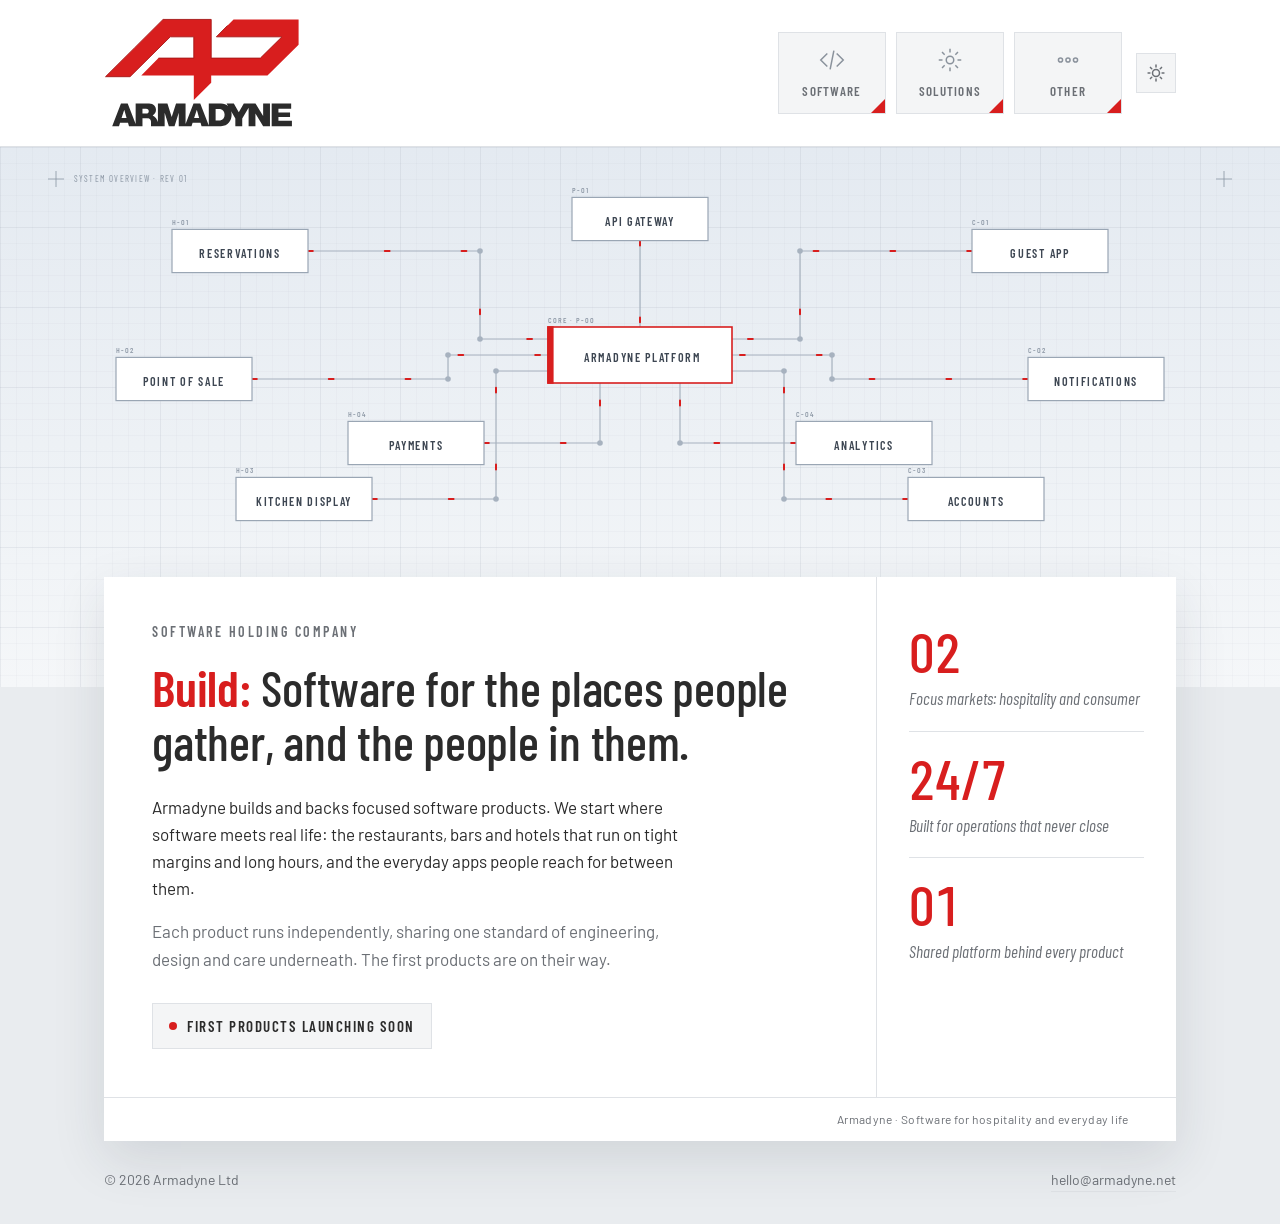
<file: index.html>
<!DOCTYPE html>
<html lang="en">
<head>
  <meta charset="UTF-8">
  <meta name="viewport" content="width=device-width, initial-scale=1">
  <title>ARMADYNE</title>
  <meta name="description" content="Armadyne is a software holding company building products for hospitality and for everyday users.">
  <meta name="theme-color" content="#f4f5f6" media="(prefers-color-scheme: light)">
  <meta name="theme-color" content="#1b1c1f" media="(prefers-color-scheme: dark)">
  <meta property="og:type" content="website">
  <meta property="og:url" content="https://armadyne.net/">
  <meta property="og:title" content="ARMADYNE">
  <meta property="og:description" content="Armadyne is a software holding company building products for hospitality and for everyday users.">
  <link rel="icon" type="image/svg+xml" href="data:image/svg+xml,%3Csvg xmlns='http://www.w3.org/2000/svg' viewBox='80 75 580 275'%3E%3Cpath fill='%23D81E1E' d='M257.85,205.9h115.21v-69.47h-76.8l-131.35,130.13h-79.98c62.37-62.62,125.72-124.25,187.85-186.87h157.03v126.21h160.46l70.44-69.47h-214.02l56.01-56.75h212.31v82.43l-101.51,100.53h-183.69v23.97l-56.75,56.01v-79.98h-171.46l56.26-56.75Z'/%3E%3C/svg%3E">

  <!-- Apply the saved theme before first paint so there is no flash. -->
  <script>
    try {
      var saved = localStorage.getItem('theme');
      if (saved === 'light' || saved === 'dark') document.documentElement.dataset.theme = saved;
    } catch (e) {}
  </script>

  <link rel="preconnect" href="https://fonts.googleapis.com">
  <link rel="preconnect" href="https://fonts.gstatic.com" crossorigin>
  <link href="https://fonts.googleapis.com/css2?family=Barlow+Condensed:ital,wght@0,500;0,600;1,400&family=Barlow:wght@400;500;600&display=swap" rel="stylesheet">
  <link rel="stylesheet" href="/assets/site.css">
</head>
<body>

  <header>
    <div class="wrap header-inner">
      <a class="logo" href="/" aria-label="Armadyne home">
        <svg viewBox="80 75 620 360" role="img" aria-hidden="true">
          <path class="mark" d="M257.85,205.9h115.21v-69.47h-76.8l-131.35,130.13h-79.98c62.37-62.62,125.72-124.25,187.85-186.87h157.03v126.21h160.46l70.44-69.47h-214.02l56.01-56.75h212.31v82.43l-101.51,100.53h-183.69v23.97l-56.75,56.01v-79.98h-171.46l56.26-56.75Z"/>
          <path class="word" d="M599.31,394.73l-24.95-40.85h-38.16l-16.39,28.62-16.14-28.62h-23.73l5.09,8.75c-5.69-5.34-13.49-8.75-23.44-8.75h-39.62v72.21l-27.88-72.21h-22.01l-25.93,67.14v-67.14h-31.06l-14.19,44.52-13.94-44.52h-31.06v60.56c-3.12-8.83-7.35-16.86-17.12-21.42,17.61-9.3,13.94-39.14-11.74-39.14h-43.78v67.14l-25.93-67.14h-22.01l-28.62,74.11h22.26l3.42-11.25h25.93l3.18,11.25h44.03v-26.17h12.72c9.05,0,14.68,1.96,15.16,12.23v13.94h44.52v-43.54l13.7,43.54h18.59l13.7-43.54v43.54h41.58l3.67-11.25h25.93l3.18,11.25h63.35c28.03,0,39.12-26.94,33.35-48.34l13.62,23.39v24.95h22.5v-24.95l20.79-35.42v60.36h22.26v-41.34l25.19,41.34h22.26v-74.11h-22.26v40.85ZM145.58,401.34h-8.32l8.32-25.68.49-1.22,7.58,26.91h-8.07ZM217.24,386.91h-11.74v-15.9h11.74c11.74,0,11.74,15.9,0,15.9ZM382.35,401.34h-8.32l8.32-25.68.49-1.22,7.58,26.91h-8.07ZM458.91,409.66c-.98,0-2.2.24-3.43.24h-11.25v-38.16h11.25c1.22,0,2.45.25,3.43.49,19.57,3.18,19.57,34,0,37.42ZM649.2,410.63v-12.72h37.91v-14.19h-37.91v-12.72h41.58v-17.12h-63.59v74.11h66.04v-17.37h-44.03Z"/>
        </svg>
      </a>

      <div class="header-right">
        <nav aria-label="Main">
          <ul class="tiles">
            <li><a class="tile" href="/software/">
              <svg viewBox="0 0 32 32" aria-hidden="true"><path d="M11 9l-7 7 7 7M21 9l7 7-7 7M18 6l-4 20"/></svg>
              <span>Software</span>
            </a></li>
            <li><a class="tile" href="/solutions/">
              <svg viewBox="0 0 32 32" aria-hidden="true"><circle cx="16" cy="16" r="4"/><path d="M16 4v4M16 24v4M4 16h4M24 16h4M7.5 7.5l2.8 2.8M21.7 21.7l2.8 2.8M24.5 7.5l-2.8 2.8M10.3 21.7l-2.8 2.8"/></svg>
              <span>Solutions</span>
            </a></li>
            <li><a class="tile" href="/other/">
              <svg viewBox="0 0 32 32" aria-hidden="true"><circle cx="8" cy="16" r="2.2"/><circle cx="16" cy="16" r="2.2"/><circle cx="24" cy="16" r="2.2"/></svg>
              <span>Other</span>
            </a></li>
          </ul>
        </nav>

        <button class="theme-toggle" type="button" aria-label="Toggle dark mode">
          <svg class="sun" viewBox="0 0 24 24" aria-hidden="true"><circle cx="12" cy="12" r="4.2"/><path d="M12 2.5v2.2M12 19.3v2.2M2.5 12h2.2M19.3 12h2.2M5.3 5.3l1.6 1.6M17.1 17.1l1.6 1.6M18.7 5.3l-1.6 1.6M6.9 17.1l-1.6 1.6"/></svg>
          <svg class="moon" viewBox="0 0 24 24" aria-hidden="true"><path d="M20 14.5A8 8 0 0 1 9.5 4a8 8 0 1 0 10.5 10.5Z"/></svg>
        </button>
      </div>
    </div>
  </header>

  <!-- Original illustration: a system flow diagram on a blueprint grid. -->
  <section class="hero" aria-hidden="true">
    <svg viewBox="0 0 1600 700" preserveAspectRatio="xMidYMin slice">
      <defs>
        <pattern id="grid-minor" width="20" height="20" patternUnits="userSpaceOnUse"><path class="grid-minor" d="M20 0H0V20" fill="none" stroke-width="1"/></pattern>
        <pattern id="grid-major" width="100" height="100" patternUnits="userSpaceOnUse"><path class="grid-major" d="M100 0H0V100" fill="none" stroke-width="1"/></pattern>
      </defs>
      <rect width="1600" height="700" fill="url(#grid-minor)"/>
      <rect width="1600" height="700" fill="url(#grid-major)"/>

      <g>
        <path class="link" d="M385 130 H600 V240 H685"/>
        <path class="link" d="M315 290 H560 V260 H685"/>
        <path class="link" d="M465 440 H620 V280 H685"/>
        <path class="link" d="M605 370 H750 V295"/>
        <path class="link" d="M1215 130 H1000 V240 H915"/>
        <path class="link" d="M1285 290 H1040 V260 H915"/>
        <path class="link" d="M1135 440 H980 V280 H915"/>
        <path class="link" d="M995 370 H850 V295"/>
        <path class="link" d="M800 117 V225"/>
      </g>
      <g>
        <path class="flow" d="M385 130 H600 V240 H685"/>
        <path class="flow slow" d="M315 290 H560 V260 H685"/>
        <path class="flow" d="M465 440 H620 V280 H685"/>
        <path class="flow slow" d="M605 370 H750 V295"/>
        <path class="flow rev" d="M1215 130 H1000 V240 H915"/>
        <path class="flow slow rev" d="M1285 290 H1040 V260 H915"/>
        <path class="flow rev" d="M1135 440 H980 V280 H915"/>
        <path class="flow slow rev" d="M995 370 H850 V295"/>
        <path class="flow slow" d="M800 117 V225"/>
      </g>
      <g>
        <circle class="joint" cx="600" cy="130" r="3.5"/>
        <circle class="joint" cx="600" cy="240" r="3.5"/>
        <circle class="joint" cx="560" cy="290" r="3.5"/>
        <circle class="joint" cx="560" cy="260" r="3.5"/>
        <circle class="joint" cx="620" cy="440" r="3.5"/>
        <circle class="joint" cx="620" cy="280" r="3.5"/>
        <circle class="joint" cx="750" cy="370" r="3.5"/>
        <circle class="joint" cx="1000" cy="130" r="3.5"/>
        <circle class="joint" cx="1000" cy="240" r="3.5"/>
        <circle class="joint" cx="1040" cy="290" r="3.5"/>
        <circle class="joint" cx="1040" cy="260" r="3.5"/>
        <circle class="joint" cx="980" cy="440" r="3.5"/>
        <circle class="joint" cx="980" cy="280" r="3.5"/>
        <circle class="joint" cx="850" cy="370" r="3.5"/>
      </g>

      <g>
        <g class="node"><rect x="215" y="103" width="170" height="54"/><text x="300" y="132">RESERVATIONS</text><text class="tag" x="215" y="94">H-01</text></g>
        <g class="node"><rect x="145" y="263" width="170" height="54"/><text x="230" y="292">POINT OF SALE</text><text class="tag" x="145" y="254">H-02</text></g>
        <g class="node"><rect x="295" y="413" width="170" height="54"/><text x="380" y="442">KITCHEN DISPLAY</text><text class="tag" x="295" y="404">H-03</text></g>
        <g class="node"><rect x="435" y="343" width="170" height="54"/><text x="520" y="372">PAYMENTS</text><text class="tag" x="435" y="334">H-04</text></g>
        <g class="node"><rect x="1215" y="103" width="170" height="54"/><text x="1300" y="132">GUEST APP</text><text class="tag" x="1215" y="94">C-01</text></g>
        <g class="node"><rect x="1285" y="263" width="170" height="54"/><text x="1370" y="292">NOTIFICATIONS</text><text class="tag" x="1285" y="254">C-02</text></g>
        <g class="node"><rect x="1135" y="413" width="170" height="54"/><text x="1220" y="442">ACCOUNTS</text><text class="tag" x="1135" y="404">C-03</text></g>
        <g class="node"><rect x="995" y="343" width="170" height="54"/><text x="1080" y="372">ANALYTICS</text><text class="tag" x="995" y="334">C-04</text></g>
        <g class="node"><rect x="715" y="63" width="170" height="54"/><text x="800" y="92">API GATEWAY</text><text class="tag" x="715" y="54">P-01</text></g>
      </g>

      <g class="hub">
        <rect x="685" y="225" width="230" height="70"/>
        <rect class="core" x="685" y="225" width="6" height="70"/>
        <text x="803" y="262">ARMADYNE PLATFORM</text>
        <text class="tag" x="685" y="216">CORE &middot; P-00</text>
      </g>

      <g>
        <path class="tick" d="M60 40 H80 M70 30 V50 M1520 40 H1540 M1530 30 V50"/>
        <text class="tag" x="92" y="44" style="font-family:'Barlow Condensed',sans-serif;font-size:11px;letter-spacing:.14em;fill:var(--tag)">SYSTEM OVERVIEW &middot; REV 01</text>
      </g>
    </svg>
  </section>

  <main>
    <div class="wrap">
      <article class="panel">
        <div class="intro">
          <p class="eyebrow">Software holding company</p>
          <h1><strong>Build:</strong> Software for the places people gather, and the people in them.</h1>
          <p class="lead">Armadyne builds and backs focused software products. We start where software meets real life: the restaurants, bars and hotels that run on tight margins and long hours, and the everyday apps people reach for between them.</p>
          <p>Each product runs independently, sharing one standard of engineering, design and care underneath. The first products are on their way.</p>
          <div class="status"><span class="dot"></span>First products launching soon</div>
        </div>

        <ul class="stats">
          <li>
            <span class="stat-num" data-count="2" data-pad="2">02</span>
            <span class="stat-label">Focus markets: hospitality and consumer</span>
          </li>
          <li>
            <span class="stat-num">24/7</span>
            <span class="stat-label">Built for operations that never close</span>
          </li>
          <li>
            <span class="stat-num" data-count="1" data-pad="2">01</span>
            <span class="stat-label">Shared platform behind every product</span>
          </li>
        </ul>

        <p class="report">Armadyne &middot; Software for hospitality and everyday life</p>
      </article>
    </div>
  </main>

  <footer>
    <div class="wrap footer-inner">
      <span>&copy; 2026 Armadyne Ltd</span>
      <a href="mailto:hello@armadyne.net">hello@armadyne.net</a>
    </div>
  </footer>

  <script src="/assets/site.js"></script>
</body>
</html>
</file>
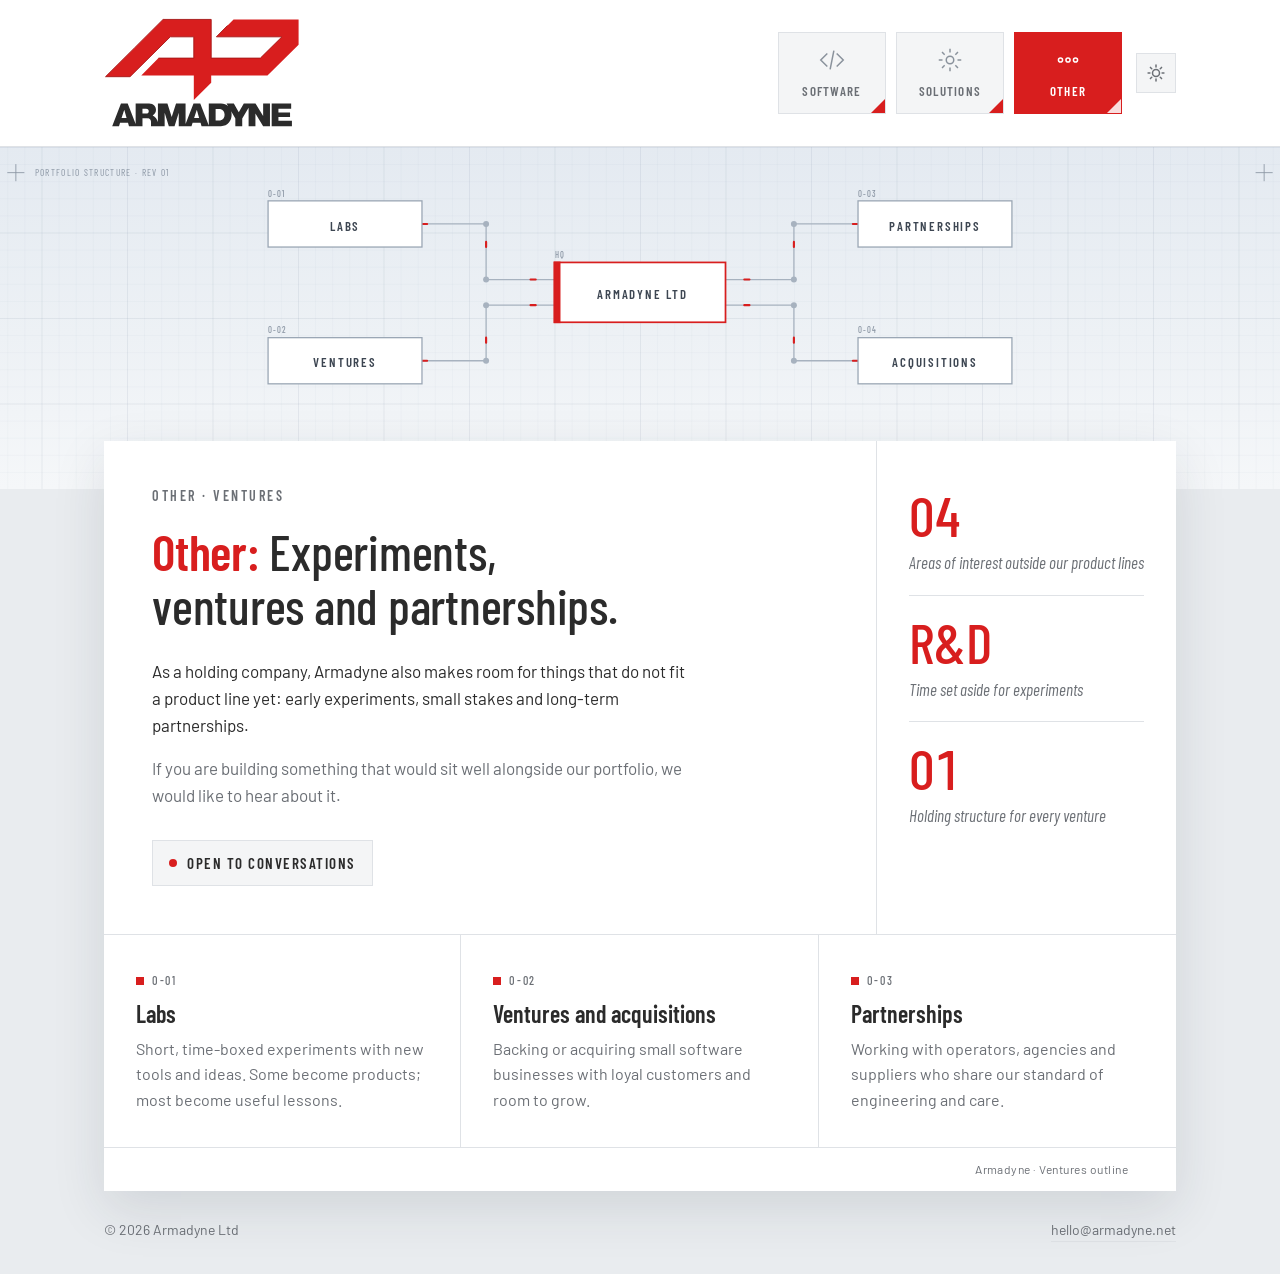
<file: other/index.html>
<!DOCTYPE html>
<html lang="en">
<head>
  <meta charset="UTF-8">
  <meta name="viewport" content="width=device-width, initial-scale=1">
  <title>Other · ARMADYNE</title>
  <meta name="description" content="Armadyne labs, ventures and partnerships: the work that does not fit a product line yet.">
  <meta name="theme-color" content="#f4f5f6" media="(prefers-color-scheme: light)">
  <meta name="theme-color" content="#1b1c1f" media="(prefers-color-scheme: dark)">
  <meta property="og:type" content="website">
  <meta property="og:url" content="https://armadyne.net/other/">
  <meta property="og:title" content="Other · ARMADYNE">
  <meta property="og:description" content="Armadyne labs, ventures and partnerships: the work that does not fit a product line yet.">
  <link rel="icon" type="image/svg+xml" href="data:image/svg+xml,%3Csvg xmlns='http://www.w3.org/2000/svg' viewBox='80 75 580 275'%3E%3Cpath fill='%23D81E1E' d='M257.85,205.9h115.21v-69.47h-76.8l-131.35,130.13h-79.98c62.37-62.62,125.72-124.25,187.85-186.87h157.03v126.21h160.46l70.44-69.47h-214.02l56.01-56.75h212.31v82.43l-101.51,100.53h-183.69v23.97l-56.75,56.01v-79.98h-171.46l56.26-56.75Z'/%3E%3C/svg%3E">

  <!-- Apply the saved theme before first paint so there is no flash. -->
  <script>
    try {
      var saved = localStorage.getItem('theme');
      if (saved === 'light' || saved === 'dark') document.documentElement.dataset.theme = saved;
    } catch (e) {}
  </script>

  <link rel="preconnect" href="https://fonts.googleapis.com">
  <link rel="preconnect" href="https://fonts.gstatic.com" crossorigin>
  <link href="https://fonts.googleapis.com/css2?family=Barlow+Condensed:ital,wght@0,500;0,600;1,400&family=Barlow:wght@400;500;600&display=swap" rel="stylesheet">
  <link rel="stylesheet" href="/assets/site.css">
</head>
<body>

  <header>
    <div class="wrap header-inner">
      <a class="logo" href="/" aria-label="Armadyne home">
        <svg viewBox="80 75 620 360" role="img" aria-hidden="true">
          <path class="mark" d="M257.85,205.9h115.21v-69.47h-76.8l-131.35,130.13h-79.98c62.37-62.62,125.72-124.25,187.85-186.87h157.03v126.21h160.46l70.44-69.47h-214.02l56.01-56.75h212.31v82.43l-101.51,100.53h-183.69v23.97l-56.75,56.01v-79.98h-171.46l56.26-56.75Z"/>
          <path class="word" d="M599.31,394.73l-24.95-40.85h-38.16l-16.39,28.62-16.14-28.62h-23.73l5.09,8.75c-5.69-5.34-13.49-8.75-23.44-8.75h-39.62v72.21l-27.88-72.21h-22.01l-25.93,67.14v-67.14h-31.06l-14.19,44.52-13.94-44.52h-31.06v60.56c-3.12-8.83-7.35-16.86-17.12-21.42,17.61-9.3,13.94-39.14-11.74-39.14h-43.78v67.14l-25.93-67.14h-22.01l-28.62,74.11h22.26l3.42-11.25h25.93l3.18,11.25h44.03v-26.17h12.72c9.05,0,14.68,1.96,15.16,12.23v13.94h44.52v-43.54l13.7,43.54h18.59l13.7-43.54v43.54h41.58l3.67-11.25h25.93l3.18,11.25h63.35c28.03,0,39.12-26.94,33.35-48.34l13.62,23.39v24.95h22.5v-24.95l20.79-35.42v60.36h22.26v-41.34l25.19,41.34h22.26v-74.11h-22.26v40.85ZM145.58,401.34h-8.32l8.32-25.68.49-1.22,7.58,26.91h-8.07ZM217.24,386.91h-11.74v-15.9h11.74c11.74,0,11.74,15.9,0,15.9ZM382.35,401.34h-8.32l8.32-25.68.49-1.22,7.58,26.91h-8.07ZM458.91,409.66c-.98,0-2.2.24-3.43.24h-11.25v-38.16h11.25c1.22,0,2.45.25,3.43.49,19.57,3.18,19.57,34,0,37.42ZM649.2,410.63v-12.72h37.91v-14.19h-37.91v-12.72h41.58v-17.12h-63.59v74.11h66.04v-17.37h-44.03Z"/>
        </svg>
      </a>

      <div class="header-right">
        <nav aria-label="Main">
          <ul class="tiles">
            <li><a class="tile" href="/software/">
              <svg viewBox="0 0 32 32" aria-hidden="true"><path d="M11 9l-7 7 7 7M21 9l7 7-7 7M18 6l-4 20"/></svg>
              <span>Software</span>
            </a></li>
            <li><a class="tile" href="/solutions/">
              <svg viewBox="0 0 32 32" aria-hidden="true"><circle cx="16" cy="16" r="4"/><path d="M16 4v4M16 24v4M4 16h4M24 16h4M7.5 7.5l2.8 2.8M21.7 21.7l2.8 2.8M24.5 7.5l-2.8 2.8M10.3 21.7l-2.8 2.8"/></svg>
              <span>Solutions</span>
            </a></li>
            <li><a class="tile active" href="/other/" aria-current="page">
              <svg viewBox="0 0 32 32" aria-hidden="true"><circle cx="8" cy="16" r="2.2"/><circle cx="16" cy="16" r="2.2"/><circle cx="24" cy="16" r="2.2"/></svg>
              <span>Other</span>
            </a></li>
          </ul>
        </nav>

        <button class="theme-toggle" type="button" aria-label="Toggle dark mode">
          <svg class="sun" viewBox="0 0 24 24" aria-hidden="true"><circle cx="12" cy="12" r="4.2"/><path d="M12 2.5v2.2M12 19.3v2.2M2.5 12h2.2M19.3 12h2.2M5.3 5.3l1.6 1.6M17.1 17.1l1.6 1.6M18.7 5.3l-1.6 1.6M6.9 17.1l-1.6 1.6"/></svg>
          <svg class="moon" viewBox="0 0 24 24" aria-hidden="true"><path d="M20 14.5A8 8 0 0 1 9.5 4a8 8 0 1 0 10.5 10.5Z"/></svg>
        </button>
      </div>
    </div>
  </header>

  <!-- Original illustration: portfolio structure diagram on a blueprint grid. -->
  <section class="hero hero-sub" aria-hidden="true">
    <svg viewBox="0 0 1600 400" preserveAspectRatio="xMidYMin slice">
      <defs>
        <pattern id="grid-minor" width="20" height="20" patternUnits="userSpaceOnUse"><path class="grid-minor" d="M20 0H0V20" fill="none" stroke-width="1"/></pattern>
        <pattern id="grid-major" width="100" height="100" patternUnits="userSpaceOnUse"><path class="grid-major" d="M100 0H0V100" fill="none" stroke-width="1"/></pattern>
      </defs>
      <rect width="1600" height="400" fill="url(#grid-minor)"/>
      <rect width="1600" height="400" fill="url(#grid-major)"/>
      <path class="link" d="M545 90 H620 V155 H700"/>
      <path class="link" d="M545 250 H620 V185 H700"/>
      <path class="link" d="M1055 90 H980 V155 H900"/>
      <path class="link" d="M1055 250 H980 V185 H900"/>
      <path class="flow" d="M545 90 H620 V155 H700"/>
      <path class="flow slow" d="M545 250 H620 V185 H700"/>
      <path class="flow rev" d="M1055 90 H980 V155 H900"/>
      <path class="flow slow rev" d="M1055 250 H980 V185 H900"/>
      <circle class="joint" cx="620" cy="90" r="3.5"/>
      <circle class="joint" cx="620" cy="155" r="3.5"/>
      <circle class="joint" cx="620" cy="250" r="3.5"/>
      <circle class="joint" cx="620" cy="185" r="3.5"/>
      <circle class="joint" cx="980" cy="90" r="3.5"/>
      <circle class="joint" cx="980" cy="155" r="3.5"/>
      <circle class="joint" cx="980" cy="250" r="3.5"/>
      <circle class="joint" cx="980" cy="185" r="3.5"/>
      <g class="node"><rect x="365" y="63" width="180" height="54"/><text x="455" y="92">LABS</text><text class="tag" x="365" y="54">O-01</text></g>
      <g class="node"><rect x="365" y="223" width="180" height="54"/><text x="455" y="252">VENTURES</text><text class="tag" x="365" y="214">O-02</text></g>
      <g class="node"><rect x="1055" y="63" width="180" height="54"/><text x="1145" y="92">PARTNERSHIPS</text><text class="tag" x="1055" y="54">O-03</text></g>
      <g class="node"><rect x="1055" y="223" width="180" height="54"/><text x="1145" y="252">ACQUISITIONS</text><text class="tag" x="1055" y="214">O-04</text></g>
      <g class="hub"><rect x="700" y="135" width="200" height="70"/><rect class="core" x="700" y="135" width="6" height="70"/><text x="803" y="172">ARMADYNE LTD</text><text class="tag" x="700" y="126">HQ</text></g>
      <path class="tick" d="M60 30 H80 M70 20 V40 M1520 30 H1540 M1530 20 V40"/>
      <text class="tag" x="92" y="34" style="font-family:'Barlow Condensed',sans-serif;font-size:11px;letter-spacing:.14em;fill:var(--tag)">PORTFOLIO STRUCTURE &middot; REV 01</text>
    </svg>
  </section>

  <main>
    <div class="wrap">
      <article class="panel">
        <div class="intro">
          <p class="eyebrow">Other &middot; Ventures</p>
          <h1><strong>Other:</strong> Experiments, ventures and partnerships.</h1>
          <p class="lead">As a holding company, Armadyne also makes room for things that do not fit a product line yet: early experiments, small stakes and long-term partnerships.</p>
          <p>If you are building something that would sit well alongside our portfolio, we would like to hear about it.</p>
          <div class="status"><span class="dot"></span>Open to conversations</div>
        </div>

        <ul class="stats">
          <li>
            <span class="stat-num" data-count="4" data-pad="2">04</span>
            <span class="stat-label">Areas of interest outside our product lines</span>
          </li>
          <li>
            <span class="stat-num">R&amp;D</span>
            <span class="stat-label">Time set aside for experiments</span>
          </li>
          <li>
            <span class="stat-num" data-count="1" data-pad="2">01</span>
            <span class="stat-label">Holding structure for every venture</span>
          </li>
        </ul>

        <div class="areas">
          <section class="area">
            <p class="tag">O-01</p>
            <h2>Labs</h2>
            <p>Short, time-boxed experiments with new tools and ideas. Some become products; most become useful lessons.</p>
          </section>
          <section class="area">
            <p class="tag">O-02</p>
            <h2>Ventures and acquisitions</h2>
            <p>Backing or acquiring small software businesses with loyal customers and room to grow.</p>
          </section>
          <section class="area">
            <p class="tag">O-03</p>
            <h2>Partnerships</h2>
            <p>Working with operators, agencies and suppliers who share our standard of engineering and care.</p>
          </section>
        </div>

        <p class="report">Armadyne &middot; Ventures outline</p>
      </article>
    </div>
  </main>

  <footer>
    <div class="wrap footer-inner">
      <span>&copy; 2026 Armadyne Ltd</span>
      <a href="mailto:hello@armadyne.net">hello@armadyne.net</a>
    </div>
  </footer>

  <script src="/assets/site.js"></script>
</body>
</html>
</file>
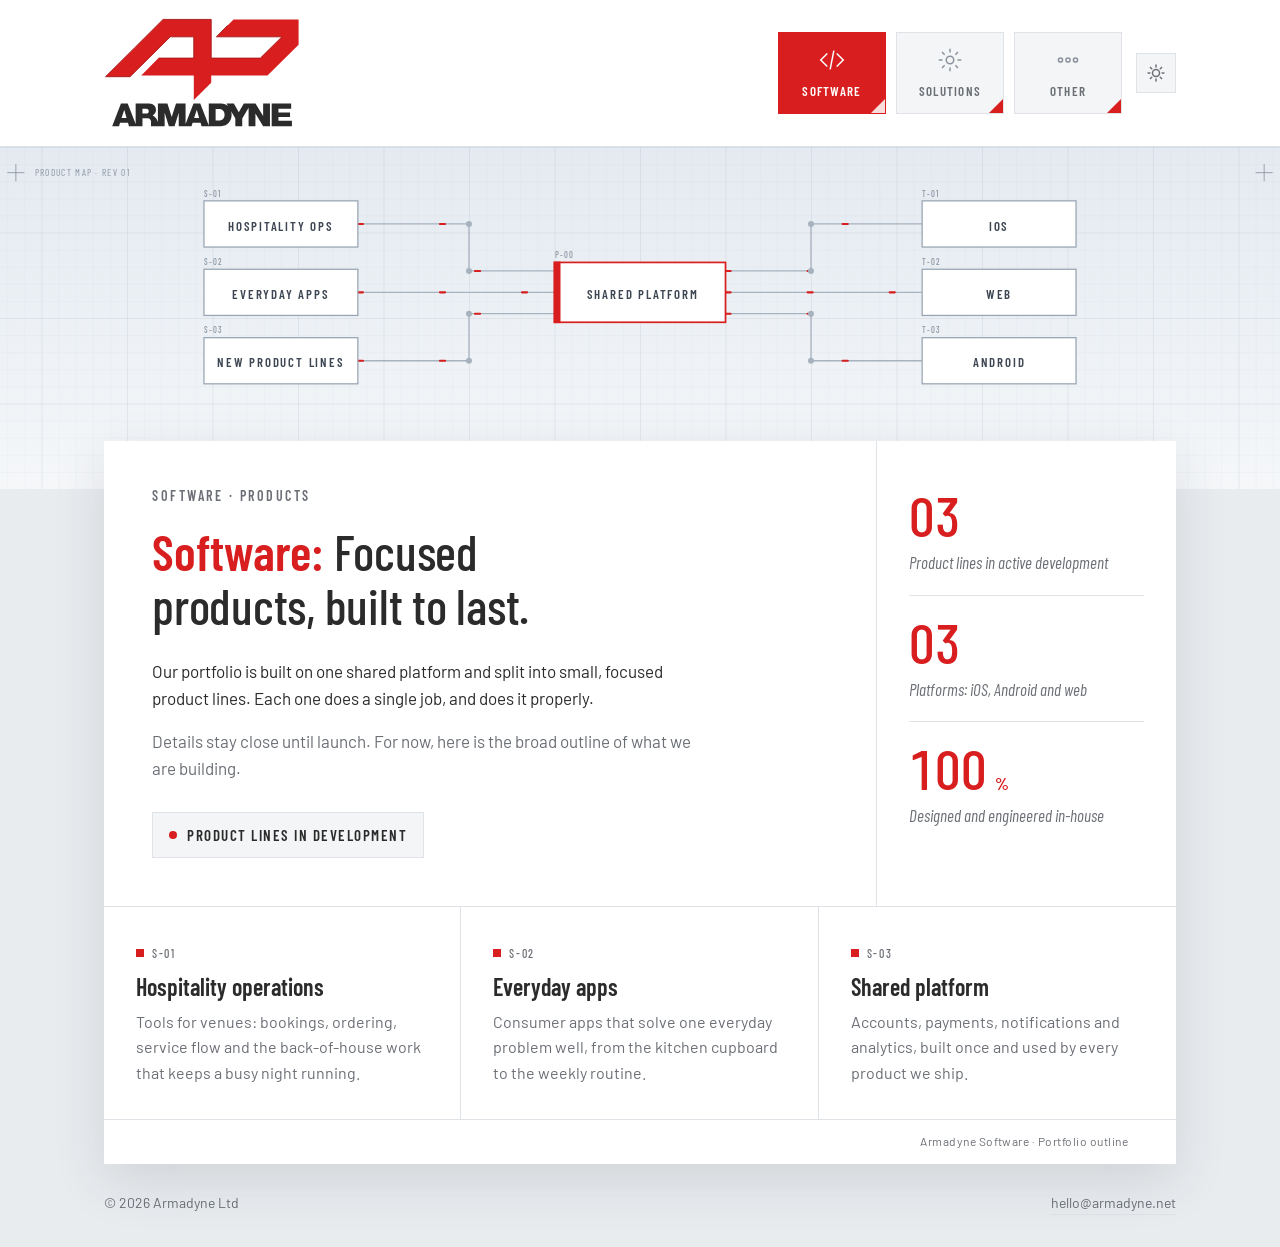
<file: software/index.html>
<!DOCTYPE html>
<html lang="en">
<head>
  <meta charset="UTF-8">
  <meta name="viewport" content="width=device-width, initial-scale=1">
  <title>Software · ARMADYNE</title>
  <meta name="description" content="Armadyne software: focused products for hospitality and everyday life, built on one shared platform.">
  <meta name="theme-color" content="#f4f5f6" media="(prefers-color-scheme: light)">
  <meta name="theme-color" content="#1b1c1f" media="(prefers-color-scheme: dark)">
  <meta property="og:type" content="website">
  <meta property="og:url" content="https://armadyne.net/software/">
  <meta property="og:title" content="Software · ARMADYNE">
  <meta property="og:description" content="Armadyne software: focused products for hospitality and everyday life, built on one shared platform.">
  <link rel="icon" type="image/svg+xml" href="data:image/svg+xml,%3Csvg xmlns='http://www.w3.org/2000/svg' viewBox='80 75 580 275'%3E%3Cpath fill='%23D81E1E' d='M257.85,205.9h115.21v-69.47h-76.8l-131.35,130.13h-79.98c62.37-62.62,125.72-124.25,187.85-186.87h157.03v126.21h160.46l70.44-69.47h-214.02l56.01-56.75h212.31v82.43l-101.51,100.53h-183.69v23.97l-56.75,56.01v-79.98h-171.46l56.26-56.75Z'/%3E%3C/svg%3E">

  <!-- Apply the saved theme before first paint so there is no flash. -->
  <script>
    try {
      var saved = localStorage.getItem('theme');
      if (saved === 'light' || saved === 'dark') document.documentElement.dataset.theme = saved;
    } catch (e) {}
  </script>

  <link rel="preconnect" href="https://fonts.googleapis.com">
  <link rel="preconnect" href="https://fonts.gstatic.com" crossorigin>
  <link href="https://fonts.googleapis.com/css2?family=Barlow+Condensed:ital,wght@0,500;0,600;1,400&family=Barlow:wght@400;500;600&display=swap" rel="stylesheet">
  <link rel="stylesheet" href="/assets/site.css">
</head>
<body>

  <header>
    <div class="wrap header-inner">
      <a class="logo" href="/" aria-label="Armadyne home">
        <svg viewBox="80 75 620 360" role="img" aria-hidden="true">
          <path class="mark" d="M257.85,205.9h115.21v-69.47h-76.8l-131.35,130.13h-79.98c62.37-62.62,125.72-124.25,187.85-186.87h157.03v126.21h160.46l70.44-69.47h-214.02l56.01-56.75h212.31v82.43l-101.51,100.53h-183.69v23.97l-56.75,56.01v-79.98h-171.46l56.26-56.75Z"/>
          <path class="word" d="M599.31,394.73l-24.95-40.85h-38.16l-16.39,28.62-16.14-28.62h-23.73l5.09,8.75c-5.69-5.34-13.49-8.75-23.44-8.75h-39.62v72.21l-27.88-72.21h-22.01l-25.93,67.14v-67.14h-31.06l-14.19,44.52-13.94-44.52h-31.06v60.56c-3.12-8.83-7.35-16.86-17.12-21.42,17.61-9.3,13.94-39.14-11.74-39.14h-43.78v67.14l-25.93-67.14h-22.01l-28.62,74.11h22.26l3.42-11.25h25.93l3.18,11.25h44.03v-26.17h12.72c9.05,0,14.68,1.96,15.16,12.23v13.94h44.52v-43.54l13.7,43.54h18.59l13.7-43.54v43.54h41.58l3.67-11.25h25.93l3.18,11.25h63.35c28.03,0,39.12-26.94,33.35-48.34l13.62,23.39v24.95h22.5v-24.95l20.79-35.42v60.36h22.26v-41.34l25.19,41.34h22.26v-74.11h-22.26v40.85ZM145.58,401.34h-8.32l8.32-25.68.49-1.22,7.58,26.91h-8.07ZM217.24,386.91h-11.74v-15.9h11.74c11.74,0,11.74,15.9,0,15.9ZM382.35,401.34h-8.32l8.32-25.68.49-1.22,7.58,26.91h-8.07ZM458.91,409.66c-.98,0-2.2.24-3.43.24h-11.25v-38.16h11.25c1.22,0,2.45.25,3.43.49,19.57,3.18,19.57,34,0,37.42ZM649.2,410.63v-12.72h37.91v-14.19h-37.91v-12.72h41.58v-17.12h-63.59v74.11h66.04v-17.37h-44.03Z"/>
        </svg>
      </a>

      <div class="header-right">
        <nav aria-label="Main">
          <ul class="tiles">
            <li><a class="tile active" href="/software/" aria-current="page">
              <svg viewBox="0 0 32 32" aria-hidden="true"><path d="M11 9l-7 7 7 7M21 9l7 7-7 7M18 6l-4 20"/></svg>
              <span>Software</span>
            </a></li>
            <li><a class="tile" href="/solutions/">
              <svg viewBox="0 0 32 32" aria-hidden="true"><circle cx="16" cy="16" r="4"/><path d="M16 4v4M16 24v4M4 16h4M24 16h4M7.5 7.5l2.8 2.8M21.7 21.7l2.8 2.8M24.5 7.5l-2.8 2.8M10.3 21.7l-2.8 2.8"/></svg>
              <span>Solutions</span>
            </a></li>
            <li><a class="tile" href="/other/">
              <svg viewBox="0 0 32 32" aria-hidden="true"><circle cx="8" cy="16" r="2.2"/><circle cx="16" cy="16" r="2.2"/><circle cx="24" cy="16" r="2.2"/></svg>
              <span>Other</span>
            </a></li>
          </ul>
        </nav>

        <button class="theme-toggle" type="button" aria-label="Toggle dark mode">
          <svg class="sun" viewBox="0 0 24 24" aria-hidden="true"><circle cx="12" cy="12" r="4.2"/><path d="M12 2.5v2.2M12 19.3v2.2M2.5 12h2.2M19.3 12h2.2M5.3 5.3l1.6 1.6M17.1 17.1l1.6 1.6M18.7 5.3l-1.6 1.6M6.9 17.1l-1.6 1.6"/></svg>
          <svg class="moon" viewBox="0 0 24 24" aria-hidden="true"><path d="M20 14.5A8 8 0 0 1 9.5 4a8 8 0 1 0 10.5 10.5Z"/></svg>
        </button>
      </div>
    </div>
  </header>

  <!-- Original illustration: product map diagram on a blueprint grid. -->
  <section class="hero hero-sub" aria-hidden="true">
    <svg viewBox="0 0 1600 400" preserveAspectRatio="xMidYMin slice">
      <defs>
        <pattern id="grid-minor" width="20" height="20" patternUnits="userSpaceOnUse"><path class="grid-minor" d="M20 0H0V20" fill="none" stroke-width="1"/></pattern>
        <pattern id="grid-major" width="100" height="100" patternUnits="userSpaceOnUse"><path class="grid-major" d="M100 0H0V100" fill="none" stroke-width="1"/></pattern>
      </defs>
      <rect width="1600" height="400" fill="url(#grid-minor)"/>
      <rect width="1600" height="400" fill="url(#grid-major)"/>
      <path class="link" d="M470 90 H600 V145 H700"/>
      <path class="link" d="M470 170 H700"/>
      <path class="link" d="M470 250 H600 V195 H700"/>
      <path class="link" d="M900 145 H1000 V90 H1130"/>
      <path class="link" d="M900 170 H1130"/>
      <path class="link" d="M900 195 H1000 V250 H1130"/>
      <path class="flow" d="M470 90 H600 V145 H700"/>
      <path class="flow slow" d="M470 170 H700"/>
      <path class="flow" d="M470 250 H600 V195 H700"/>
      <path class="flow slow" d="M900 145 H1000 V90 H1130"/>
      <path class="flow" d="M900 170 H1130"/>
      <path class="flow slow" d="M900 195 H1000 V250 H1130"/>
      <circle class="joint" cx="600" cy="90" r="3.5"/>
      <circle class="joint" cx="600" cy="145" r="3.5"/>
      <circle class="joint" cx="600" cy="250" r="3.5"/>
      <circle class="joint" cx="600" cy="195" r="3.5"/>
      <circle class="joint" cx="1000" cy="145" r="3.5"/>
      <circle class="joint" cx="1000" cy="90" r="3.5"/>
      <circle class="joint" cx="1000" cy="195" r="3.5"/>
      <circle class="joint" cx="1000" cy="250" r="3.5"/>
      <g class="node"><rect x="290" y="63" width="180" height="54"/><text x="380" y="92">HOSPITALITY OPS</text><text class="tag" x="290" y="54">S-01</text></g>
      <g class="node"><rect x="290" y="143" width="180" height="54"/><text x="380" y="172">EVERYDAY APPS</text><text class="tag" x="290" y="134">S-02</text></g>
      <g class="node"><rect x="290" y="223" width="180" height="54"/><text x="380" y="252">NEW PRODUCT LINES</text><text class="tag" x="290" y="214">S-03</text></g>
      <g class="hub"><rect x="700" y="135" width="200" height="70"/><rect class="core" x="700" y="135" width="6" height="70"/><text x="803" y="172">SHARED PLATFORM</text><text class="tag" x="700" y="126">P-00</text></g>
      <g class="node"><rect x="1130" y="63" width="180" height="54"/><text x="1220" y="92">IOS</text><text class="tag" x="1130" y="54">T-01</text></g>
      <g class="node"><rect x="1130" y="143" width="180" height="54"/><text x="1220" y="172">WEB</text><text class="tag" x="1130" y="134">T-02</text></g>
      <g class="node"><rect x="1130" y="223" width="180" height="54"/><text x="1220" y="252">ANDROID</text><text class="tag" x="1130" y="214">T-03</text></g>
      <path class="tick" d="M60 30 H80 M70 20 V40 M1520 30 H1540 M1530 20 V40"/>
      <text class="tag" x="92" y="34" style="font-family:'Barlow Condensed',sans-serif;font-size:11px;letter-spacing:.14em;fill:var(--tag)">PRODUCT MAP &middot; REV 01</text>
    </svg>
  </section>

  <main>
    <div class="wrap">
      <article class="panel">
        <div class="intro">
          <p class="eyebrow">Software &middot; Products</p>
          <h1><strong>Software:</strong> Focused products, built to last.</h1>
          <p class="lead">Our portfolio is built on one shared platform and split into small, focused product lines. Each one does a single job, and does it properly.</p>
          <p>Details stay close until launch. For now, here is the broad outline of what we are building.</p>
          <div class="status"><span class="dot"></span>Product lines in development</div>
        </div>

        <ul class="stats">
          <li>
            <span class="stat-num" data-count="3" data-pad="2">03</span>
            <span class="stat-label">Product lines in active development</span>
          </li>
          <li>
            <span class="stat-num" data-count="3" data-pad="2">03</span>
            <span class="stat-label">Platforms: iOS, Android and web</span>
          </li>
          <li>
            <span class="stat-num">100<small>%</small></span>
            <span class="stat-label">Designed and engineered in-house</span>
          </li>
        </ul>

        <div class="areas">
          <section class="area">
            <p class="tag">S-01</p>
            <h2>Hospitality operations</h2>
            <p>Tools for venues: bookings, ordering, service flow and the back-of-house work that keeps a busy night running.</p>
          </section>
          <section class="area">
            <p class="tag">S-02</p>
            <h2>Everyday apps</h2>
            <p>Consumer apps that solve one everyday problem well, from the kitchen cupboard to the weekly routine.</p>
          </section>
          <section class="area">
            <p class="tag">S-03</p>
            <h2>Shared platform</h2>
            <p>Accounts, payments, notifications and analytics, built once and used by every product we ship.</p>
          </section>
        </div>

        <p class="report">Armadyne Software &middot; Portfolio outline</p>
      </article>
    </div>
  </main>

  <footer>
    <div class="wrap footer-inner">
      <span>&copy; 2026 Armadyne Ltd</span>
      <a href="mailto:hello@armadyne.net">hello@armadyne.net</a>
    </div>
  </footer>

  <script src="/assets/site.js"></script>
</body>
</html>
</file>
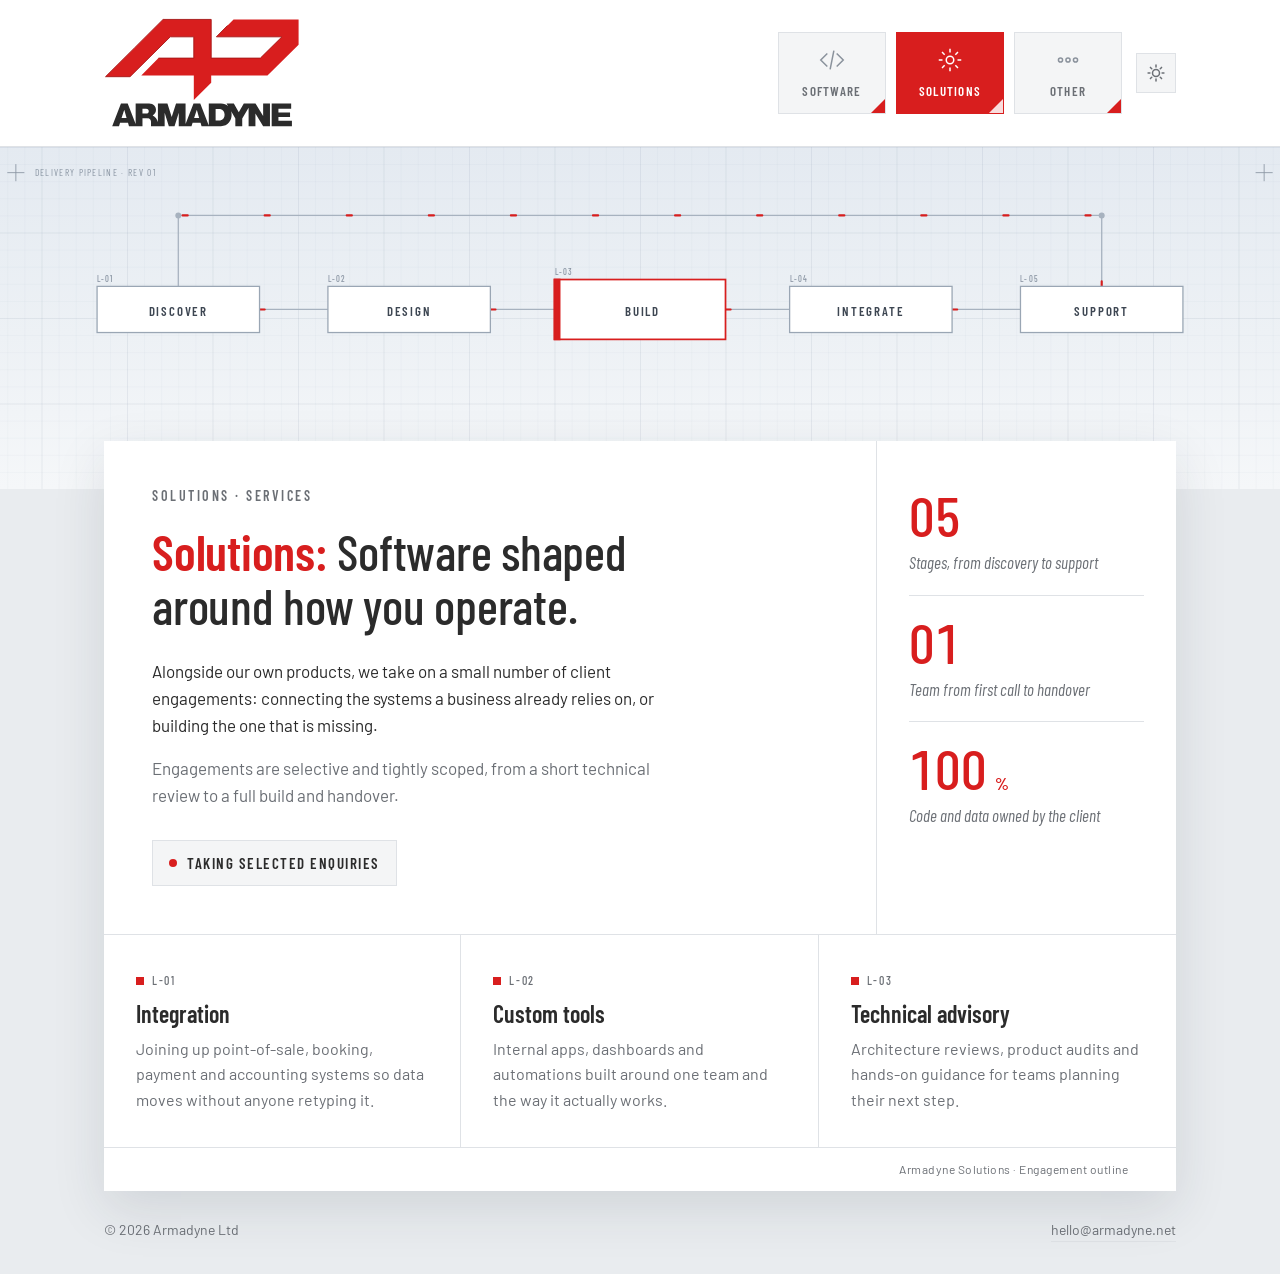
<file: solutions/index.html>
<!DOCTYPE html>
<html lang="en">
<head>
  <meta charset="UTF-8">
  <meta name="viewport" content="width=device-width, initial-scale=1">
  <title>Solutions · ARMADYNE</title>
  <meta name="description" content="Armadyne solutions: integration, custom tools and technical advisory, shaped around how a business operates.">
  <meta name="theme-color" content="#f4f5f6" media="(prefers-color-scheme: light)">
  <meta name="theme-color" content="#1b1c1f" media="(prefers-color-scheme: dark)">
  <meta property="og:type" content="website">
  <meta property="og:url" content="https://armadyne.net/solutions/">
  <meta property="og:title" content="Solutions · ARMADYNE">
  <meta property="og:description" content="Armadyne solutions: integration, custom tools and technical advisory, shaped around how a business operates.">
  <link rel="icon" type="image/svg+xml" href="data:image/svg+xml,%3Csvg xmlns='http://www.w3.org/2000/svg' viewBox='80 75 580 275'%3E%3Cpath fill='%23D81E1E' d='M257.85,205.9h115.21v-69.47h-76.8l-131.35,130.13h-79.98c62.37-62.62,125.72-124.25,187.85-186.87h157.03v126.21h160.46l70.44-69.47h-214.02l56.01-56.75h212.31v82.43l-101.51,100.53h-183.69v23.97l-56.75,56.01v-79.98h-171.46l56.26-56.75Z'/%3E%3C/svg%3E">

  <!-- Apply the saved theme before first paint so there is no flash. -->
  <script>
    try {
      var saved = localStorage.getItem('theme');
      if (saved === 'light' || saved === 'dark') document.documentElement.dataset.theme = saved;
    } catch (e) {}
  </script>

  <link rel="preconnect" href="https://fonts.googleapis.com">
  <link rel="preconnect" href="https://fonts.gstatic.com" crossorigin>
  <link href="https://fonts.googleapis.com/css2?family=Barlow+Condensed:ital,wght@0,500;0,600;1,400&family=Barlow:wght@400;500;600&display=swap" rel="stylesheet">
  <link rel="stylesheet" href="/assets/site.css">
</head>
<body>

  <header>
    <div class="wrap header-inner">
      <a class="logo" href="/" aria-label="Armadyne home">
        <svg viewBox="80 75 620 360" role="img" aria-hidden="true">
          <path class="mark" d="M257.85,205.9h115.21v-69.47h-76.8l-131.35,130.13h-79.98c62.37-62.62,125.72-124.25,187.85-186.87h157.03v126.21h160.46l70.44-69.47h-214.02l56.01-56.75h212.31v82.43l-101.51,100.53h-183.69v23.97l-56.75,56.01v-79.98h-171.46l56.26-56.75Z"/>
          <path class="word" d="M599.31,394.73l-24.95-40.85h-38.16l-16.39,28.62-16.14-28.62h-23.73l5.09,8.75c-5.69-5.34-13.49-8.75-23.44-8.75h-39.62v72.21l-27.88-72.21h-22.01l-25.93,67.14v-67.14h-31.06l-14.19,44.52-13.94-44.52h-31.06v60.56c-3.12-8.83-7.35-16.86-17.12-21.42,17.61-9.3,13.94-39.14-11.74-39.14h-43.78v67.14l-25.93-67.14h-22.01l-28.62,74.11h22.26l3.42-11.25h25.93l3.18,11.25h44.03v-26.17h12.72c9.05,0,14.68,1.96,15.16,12.23v13.94h44.52v-43.54l13.7,43.54h18.59l13.7-43.54v43.54h41.58l3.67-11.25h25.93l3.18,11.25h63.35c28.03,0,39.12-26.94,33.35-48.34l13.62,23.39v24.95h22.5v-24.95l20.79-35.42v60.36h22.26v-41.34l25.19,41.34h22.26v-74.11h-22.26v40.85ZM145.58,401.34h-8.32l8.32-25.68.49-1.22,7.58,26.91h-8.07ZM217.24,386.91h-11.74v-15.9h11.74c11.74,0,11.74,15.9,0,15.9ZM382.35,401.34h-8.32l8.32-25.68.49-1.22,7.58,26.91h-8.07ZM458.91,409.66c-.98,0-2.2.24-3.43.24h-11.25v-38.16h11.25c1.22,0,2.45.25,3.43.49,19.57,3.18,19.57,34,0,37.42ZM649.2,410.63v-12.72h37.91v-14.19h-37.91v-12.72h41.58v-17.12h-63.59v74.11h66.04v-17.37h-44.03Z"/>
        </svg>
      </a>

      <div class="header-right">
        <nav aria-label="Main">
          <ul class="tiles">
            <li><a class="tile" href="/software/">
              <svg viewBox="0 0 32 32" aria-hidden="true"><path d="M11 9l-7 7 7 7M21 9l7 7-7 7M18 6l-4 20"/></svg>
              <span>Software</span>
            </a></li>
            <li><a class="tile active" href="/solutions/" aria-current="page">
              <svg viewBox="0 0 32 32" aria-hidden="true"><circle cx="16" cy="16" r="4"/><path d="M16 4v4M16 24v4M4 16h4M24 16h4M7.5 7.5l2.8 2.8M21.7 21.7l2.8 2.8M24.5 7.5l-2.8 2.8M10.3 21.7l-2.8 2.8"/></svg>
              <span>Solutions</span>
            </a></li>
            <li><a class="tile" href="/other/">
              <svg viewBox="0 0 32 32" aria-hidden="true"><circle cx="8" cy="16" r="2.2"/><circle cx="16" cy="16" r="2.2"/><circle cx="24" cy="16" r="2.2"/></svg>
              <span>Other</span>
            </a></li>
          </ul>
        </nav>

        <button class="theme-toggle" type="button" aria-label="Toggle dark mode">
          <svg class="sun" viewBox="0 0 24 24" aria-hidden="true"><circle cx="12" cy="12" r="4.2"/><path d="M12 2.5v2.2M12 19.3v2.2M2.5 12h2.2M19.3 12h2.2M5.3 5.3l1.6 1.6M17.1 17.1l1.6 1.6M18.7 5.3l-1.6 1.6M6.9 17.1l-1.6 1.6"/></svg>
          <svg class="moon" viewBox="0 0 24 24" aria-hidden="true"><path d="M20 14.5A8 8 0 0 1 9.5 4a8 8 0 1 0 10.5 10.5Z"/></svg>
        </button>
      </div>
    </div>
  </header>

  <!-- Original illustration: delivery pipeline diagram on a blueprint grid. -->
  <section class="hero hero-sub" aria-hidden="true">
    <svg viewBox="0 0 1600 400" preserveAspectRatio="xMidYMin slice">
      <defs>
        <pattern id="grid-minor" width="20" height="20" patternUnits="userSpaceOnUse"><path class="grid-minor" d="M20 0H0V20" fill="none" stroke-width="1"/></pattern>
        <pattern id="grid-major" width="100" height="100" patternUnits="userSpaceOnUse"><path class="grid-major" d="M100 0H0V100" fill="none" stroke-width="1"/></pattern>
      </defs>
      <rect width="1600" height="400" fill="url(#grid-minor)"/>
      <rect width="1600" height="400" fill="url(#grid-major)"/>
      <path class="link" d="M355 190 H435"/>
      <path class="link" d="M625 190 H700"/>
      <path class="link" d="M900 190 H975"/>
      <path class="link" d="M1165 190 H1245"/>
      <path class="link" d="M1340 163 V80 H260 V163"/>
      <path class="flow" d="M355 190 H435"/>
      <path class="flow slow" d="M625 190 H700"/>
      <path class="flow" d="M900 190 H975"/>
      <path class="flow slow" d="M1165 190 H1245"/>
      <path class="flow slow rev" d="M1340 163 V80 H260 V163"/>
      <circle class="joint" cx="1340" cy="80" r="3.5"/>
      <circle class="joint" cx="260" cy="80" r="3.5"/>
      <g class="node"><rect x="165" y="163" width="190" height="54"/><text x="260" y="192">DISCOVER</text><text class="tag" x="165" y="154">L-01</text></g>
      <g class="node"><rect x="435" y="163" width="190" height="54"/><text x="530" y="192">DESIGN</text><text class="tag" x="435" y="154">L-02</text></g>
      <g class="hub"><rect x="700" y="155" width="200" height="70"/><rect class="core" x="700" y="155" width="6" height="70"/><text x="803" y="192">BUILD</text><text class="tag" x="700" y="146">L-03</text></g>
      <g class="node"><rect x="975" y="163" width="190" height="54"/><text x="1070" y="192">INTEGRATE</text><text class="tag" x="975" y="154">L-04</text></g>
      <g class="node"><rect x="1245" y="163" width="190" height="54"/><text x="1340" y="192">SUPPORT</text><text class="tag" x="1245" y="154">L-05</text></g>
      <path class="tick" d="M60 30 H80 M70 20 V40 M1520 30 H1540 M1530 20 V40"/>
      <text class="tag" x="92" y="34" style="font-family:'Barlow Condensed',sans-serif;font-size:11px;letter-spacing:.14em;fill:var(--tag)">DELIVERY PIPELINE &middot; REV 01</text>
    </svg>
  </section>

  <main>
    <div class="wrap">
      <article class="panel">
        <div class="intro">
          <p class="eyebrow">Solutions &middot; Services</p>
          <h1><strong>Solutions:</strong> Software shaped around how you operate.</h1>
          <p class="lead">Alongside our own products, we take on a small number of client engagements: connecting the systems a business already relies on, or building the one that is missing.</p>
          <p>Engagements are selective and tightly scoped, from a short technical review to a full build and handover.</p>
          <div class="status"><span class="dot"></span>Taking selected enquiries</div>
        </div>

        <ul class="stats">
          <li>
            <span class="stat-num" data-count="5" data-pad="2">05</span>
            <span class="stat-label">Stages, from discovery to support</span>
          </li>
          <li>
            <span class="stat-num" data-count="1" data-pad="2">01</span>
            <span class="stat-label">Team from first call to handover</span>
          </li>
          <li>
            <span class="stat-num">100<small>%</small></span>
            <span class="stat-label">Code and data owned by the client</span>
          </li>
        </ul>

        <div class="areas">
          <section class="area">
            <p class="tag">L-01</p>
            <h2>Integration</h2>
            <p>Joining up point-of-sale, booking, payment and accounting systems so data moves without anyone retyping it.</p>
          </section>
          <section class="area">
            <p class="tag">L-02</p>
            <h2>Custom tools</h2>
            <p>Internal apps, dashboards and automations built around one team and the way it actually works.</p>
          </section>
          <section class="area">
            <p class="tag">L-03</p>
            <h2>Technical advisory</h2>
            <p>Architecture reviews, product audits and hands-on guidance for teams planning their next step.</p>
          </section>
        </div>

        <p class="report">Armadyne Solutions &middot; Engagement outline</p>
      </article>
    </div>
  </main>

  <footer>
    <div class="wrap footer-inner">
      <span>&copy; 2026 Armadyne Ltd</span>
      <a href="mailto:hello@armadyne.net">hello@armadyne.net</a>
    </div>
  </footer>

  <script src="/assets/site.js"></script>
</body>
</html>
</file>
<file: assets/site.css>
:root {
  --page: #e9ecef;
  --panel: #ffffff;
  --panel-alt: #f4f5f6;
  --text: #2b2b2b;
  --muted: #6b6f75;
  --rule: #dfe2e6;
  --accent: #D81E1E;
  --accent-dark: #A61717;
  --word-fill: #2b2b2b;
  --word-stroke: transparent;
  --sky-top: #e4eaf1;
  --sky-mid: #edf1f5;
  --sky-bottom: #f5f7f9;
  --grid: rgba(60, 80, 110, .07);
  --grid-major: rgba(60, 80, 110, .14);
  --node-bg: #ffffff;
  --node-stroke: #9aa6b4;
  --line: #a7b2bf;
  --label: #3d4652;
  --tag: #8a95a3;
  --structure-light: #8a929c;
  --shadow: 0 18px 50px rgba(30, 40, 55, .12);
  color-scheme: light;
}

@media (prefers-color-scheme: dark) {
  :root:not([data-theme="light"]) {
    --page: #1b1c1f;
    --panel: #121315;
    --panel-alt: #18191c;
    --text: #e8e8e8;
    --muted: #9a9ea5;
    --rule: #2a2c30;
    --accent: #E53535;
    --accent-dark: #b52323;
    --word-fill: #ffffff;
    --word-stroke: #999999;
    --sky-top: #070b12;
    --sky-mid: #0b1220;
    --sky-bottom: #111a2b;
    --grid: rgba(140, 170, 210, .06);
    --grid-major: rgba(140, 170, 210, .13);
    --node-bg: #0f1622;
    --node-stroke: #3d4c63;
    --line: #34435a;
    --label: #c9d3e0;
    --tag: #5f6f86;
    --structure-light: #4a5566;
    --shadow: 0 18px 50px rgba(0, 0, 0, .5);
    color-scheme: dark;
  }
}

:root[data-theme="dark"] {
  --page: #1b1c1f;
  --panel: #121315;
  --panel-alt: #18191c;
  --text: #e8e8e8;
  --muted: #9a9ea5;
  --rule: #2a2c30;
  --accent: #E53535;
  --accent-dark: #b52323;
  --word-fill: #ffffff;
  --word-stroke: #999999;
  --sky-top: #070b12;
  --sky-mid: #0b1220;
  --sky-bottom: #111a2b;
  --grid: rgba(140, 170, 210, .06);
  --grid-major: rgba(140, 170, 210, .13);
  --node-bg: #0f1622;
  --node-stroke: #3d4c63;
  --line: #34435a;
  --label: #c9d3e0;
  --tag: #5f6f86;
  --structure-light: #4a5566;
  --shadow: 0 18px 50px rgba(0, 0, 0, .5);
  color-scheme: dark;
}

*, *::before, *::after { box-sizing: border-box; margin: 0; padding: 0; }

html { -webkit-text-size-adjust: 100%; }

body {
  background: var(--page);
  color: var(--text);
  font-family: 'Barlow', system-ui, sans-serif;
  font-size: 17px;
  line-height: 1.6;
  min-height: 100vh;
  display: flex;
  flex-direction: column;
  transition: background-color .3s ease, color .3s ease;
}

.wrap { width: 100%; max-width: 1120px; margin: 0 auto; padding: 0 24px; }

/* Header */
header {
  background: var(--panel);
  border-bottom: 1px solid var(--rule);
  position: relative;
  z-index: 2;
  transition: background-color .3s ease;
}

.header-inner {
  display: flex;
  align-items: center;
  justify-content: space-between;
  gap: 24px;
  padding-top: 18px;
  padding-bottom: 18px;
}

.logo { display: block; width: 190px; flex-shrink: 0; }
.logo svg { display: block; width: 100%; height: auto; overflow: visible; }

.logo .mark { fill: var(--accent); stroke: var(--accent-dark); stroke-width: 2; }
.logo .word { fill: var(--word-fill); stroke: var(--word-stroke); stroke-width: 1; }

.logo .mark, .logo .word {
  stroke-dasharray: 1600;
  stroke-dashoffset: 1600;
  fill-opacity: 0;
  animation: draw 1.6s ease-out forwards, fill .6s ease-out forwards;
}
.logo .mark { stroke-width: 3; animation-delay: 0s, 1.1s; }
.logo .word { animation-delay: .35s, 1.35s; }

@keyframes draw { to { stroke-dashoffset: 0; } }
@keyframes fill { to { fill-opacity: 1; } }

.header-right { display: flex; align-items: center; gap: 14px; }

.tiles { display: flex; gap: 10px; list-style: none; }
.tiles li { display: flex; }

.tile {
  position: relative;
  width: 108px;
  height: 82px;
  background: var(--panel-alt);
  border: 1px solid var(--rule);
  display: flex;
  flex-direction: column;
  align-items: center;
  justify-content: center;
  gap: 6px;
  overflow: hidden;
  transition: background-color .3s ease, border-color .3s ease;
}
.tile svg { width: 30px; height: 30px; stroke: var(--structure-light); fill: none; stroke-width: 1.6; }
.tile span {
  font-family: 'Barlow Condensed', sans-serif;
  font-weight: 600;
  font-size: 13px;
  letter-spacing: .1em;
  text-transform: uppercase;
  color: var(--muted);
}
.tile::after {
  content: '';
  position: absolute;
  right: 0;
  bottom: 0;
  border-style: solid;
  border-width: 0 0 14px 14px;
  border-color: transparent transparent var(--accent) transparent;
}
a.tile { text-decoration: none; }
a.tile:hover { border-color: var(--accent); }
a.tile:hover span { color: var(--accent); }
a.tile:focus-visible { outline: 2px solid var(--accent); outline-offset: 2px; }
.tile.active { background: var(--accent); border-color: var(--accent); }
a.tile.active:hover span { color: #fff; }
.tile.active svg { stroke: #fff; }
.tile.active span { color: #fff; }
.tile.active::after { border-color: transparent transparent #fff transparent; opacity: .85; }

.theme-toggle {
  width: 40px;
  height: 40px;
  border: 1px solid var(--rule);
  background: var(--panel-alt);
  color: var(--muted);
  display: grid;
  place-items: center;
  cursor: pointer;
  transition: color .2s ease, border-color .2s ease, background-color .3s ease;
}
.theme-toggle:hover { color: var(--accent); border-color: var(--accent); }
.theme-toggle:focus-visible { outline: 2px solid var(--accent); outline-offset: 2px; }
.theme-toggle svg { width: 20px; height: 20px; fill: none; stroke: currentColor; stroke-width: 1.8; stroke-linecap: round; }
.theme-toggle .moon { display: none; }
:root[data-theme="dark"] .theme-toggle .sun { display: none; }
:root[data-theme="dark"] .theme-toggle .moon { display: block; }
@media (prefers-color-scheme: dark) {
  :root:not([data-theme="light"]) .theme-toggle .sun { display: none; }
  :root:not([data-theme="light"]) .theme-toggle .moon { display: block; }
}

/* Hero */
.hero {
  position: relative;
  height: 60vh;
  min-height: 360px;
  max-height: 620px;
  overflow: hidden;
  background: linear-gradient(180deg, var(--sky-top) 0%, var(--sky-mid) 55%, var(--sky-bottom) 100%);
  transition: background .3s ease;
}
.hero svg { position: absolute; inset: 0; width: 100%; height: 100%; }
.grid-minor { stroke: var(--grid); }
.grid-major { stroke: var(--grid-major); }
.link { fill: none; stroke: var(--line); stroke-width: 1.5; }
.flow { fill: none; stroke: var(--accent); stroke-width: 2.5; stroke-linecap: round; stroke-dasharray: 6 90; animation: flow 3.2s linear infinite; }
.flow.slow { animation-duration: 4.4s; }
.flow.rev { animation-direction: reverse; }
@keyframes flow { to { stroke-dashoffset: -96; } }
.joint { fill: var(--line); }
.node rect { fill: var(--node-bg); stroke: var(--node-stroke); stroke-width: 1.5; }
.node text, .hub text {
  font-family: 'Barlow Condensed', sans-serif;
  font-weight: 600;
  font-size: 15px;
  letter-spacing: .14em;
  fill: var(--label);
  text-anchor: middle;
  dominant-baseline: central;
}
.node .tag, .hub .tag { font-size: 10px; font-weight: 500; letter-spacing: .12em; fill: var(--tag); text-anchor: start; }
.hub rect { fill: var(--node-bg); stroke: var(--accent); stroke-width: 2; }
.hub .core { fill: var(--accent); }
.tick { stroke: var(--tag); stroke-width: 1; }
.hero rect, .hero text, .hero line, .hero path { transition: fill .3s ease, stroke .3s ease; }

.hero-sub { height: 38vh; min-height: 260px; max-height: 400px; }
.hero-sub + main .panel { margin-top: -48px; }

/* Content */
main { flex: 1; position: relative; z-index: 1; }

.panel {
  background: var(--panel);
  margin-top: -110px;
  box-shadow: var(--shadow);
  display: grid;
  grid-template-columns: 1fr 300px;
  transition: background-color .3s ease;
}

.intro { padding: 44px 48px 48px; }

.eyebrow {
  font-family: 'Barlow Condensed', sans-serif;
  font-weight: 600;
  font-size: 14px;
  letter-spacing: .18em;
  text-transform: uppercase;
  color: var(--muted);
  margin-bottom: 14px;
}

h1 {
  font-family: 'Barlow Condensed', sans-serif;
  font-weight: 500;
  font-size: clamp(32px, 4.4vw, 50px);
  line-height: 1.08;
  letter-spacing: -.005em;
  margin-bottom: 26px;
  text-wrap: balance;
}
h1 strong { color: var(--accent); font-weight: 600; }

.intro p { color: var(--muted); max-width: 54ch; margin-bottom: 16px; }
.intro p.lead { color: var(--text); }

.status {
  display: inline-flex;
  align-items: center;
  gap: 10px;
  margin-top: 14px;
  padding: 10px 16px;
  border: 1px solid var(--rule);
  background: var(--panel-alt);
  font-family: 'Barlow Condensed', sans-serif;
  font-weight: 600;
  font-size: 15px;
  letter-spacing: .1em;
  text-transform: uppercase;
}
.status .dot {
  width: 8px;
  height: 8px;
  border-radius: 50%;
  background: var(--accent);
  animation: pulse 2s ease-in-out infinite;
}
@keyframes pulse { 50% { opacity: .25; } }

.stats {
  list-style: none;
  border-left: 1px solid var(--rule);
  padding: 28px 32px;
  display: flex;
  flex-direction: column;
}
.stats li { padding: 18px 0; border-bottom: 1px solid var(--rule); }
.stats li:last-child { border-bottom: 0; }

.stat-num {
  display: flex;
  align-items: baseline;
  gap: 8px;
  font-family: 'Barlow Condensed', sans-serif;
  font-weight: 500;
  font-size: 56px;
  line-height: 1;
  color: var(--accent);
  font-variant-numeric: tabular-nums;
}
.stat-num small { font-size: 18px; font-weight: 600; letter-spacing: .08em; }
.stat-label {
  display: block;
  margin-top: 6px;
  font-family: 'Barlow Condensed', sans-serif;
  font-style: italic;
  font-size: 17px;
  color: var(--muted);
}

.areas {
  grid-column: 1 / -1;
  display: grid;
  grid-template-columns: repeat(3, 1fr);
  border-top: 1px solid var(--rule);
}
.area { padding: 30px 32px 34px; border-right: 1px solid var(--rule); }
.area:last-child { border-right: 0; }
.area .tag {
  display: inline-flex;
  align-items: center;
  gap: 8px;
  font-family: 'Barlow Condensed', sans-serif;
  font-weight: 500;
  font-size: 12px;
  letter-spacing: .14em;
  color: var(--muted);
  margin-bottom: 10px;
}
.area .tag::before { content: ''; width: 8px; height: 8px; background: var(--accent); }
.area h2 {
  font-family: 'Barlow Condensed', sans-serif;
  font-weight: 600;
  font-size: 24px;
  line-height: 1.15;
  margin-bottom: 8px;
}
.area p { color: var(--muted); font-size: 16px; }

.report {
  grid-column: 1 / -1;
  border-top: 1px solid var(--rule);
  padding: 12px 48px;
  font-size: 12px;
  color: var(--muted);
  text-align: right;
  letter-spacing: .04em;
}

footer { padding: 28px 0 32px; font-size: 14px; color: var(--muted); }
.footer-inner { display: flex; justify-content: space-between; gap: 16px; flex-wrap: wrap; }
footer a { color: var(--muted); text-decoration: none; border-bottom: 1px solid var(--rule); }
footer a:hover { color: var(--accent); border-color: var(--accent); }

/* Tablet / phone */
@media (max-width: 860px) {
  .areas { grid-template-columns: 1fr; }
  .area { border-right: 0; border-bottom: 1px solid var(--rule); }
  .area:last-child { border-bottom: 0; }
  .panel { grid-template-columns: 1fr; margin-top: -70px; }
  .stats { border-left: 0; border-top: 1px solid var(--rule); padding: 8px 32px; flex-direction: row; flex-wrap: wrap; gap: 0 32px; }
  .stats li { flex: 1 1 160px; border-bottom: 0; }
  .report { padding: 12px 32px; }
}

@media (max-width: 640px) {
  .wrap { padding: 0 16px; }
  .header-inner { flex-wrap: wrap; }
  .logo { width: 150px; }
  .header-right { width: 100%; justify-content: space-between; }
  .header-right nav, .tiles { flex: 1; }
  .tiles li { flex: 1; }
  .tile { flex: 1; width: auto; height: 64px; }
  .tile svg { width: 22px; height: 22px; }
  .hero { height: 38vh; min-height: 240px; }
  .hero-sub { height: 26vh; min-height: 180px; }
  .hero-sub + main .panel { margin-top: -28px; }
  .area { padding: 24px 22px 26px; }
  .panel { margin-top: -48px; }
  .intro { padding: 30px 22px 32px; }
  .stats { padding: 4px 22px 12px; flex-direction: column; }
  .stats li { border-bottom: 1px solid var(--rule); }
  .stats li:last-child { border-bottom: 0; }
  .stat-num { font-size: 46px; }
  .report { padding: 12px 22px; text-align: left; }
}

@media (prefers-reduced-motion: reduce) {
  .logo .mark, .logo .word { animation: none; stroke-dashoffset: 0; fill-opacity: 1; }
  .status .dot, .flow { animation: none; }
  .flow { display: none; }
  body, header, .panel, .tile, .hero { transition: none; }
}
</file>
